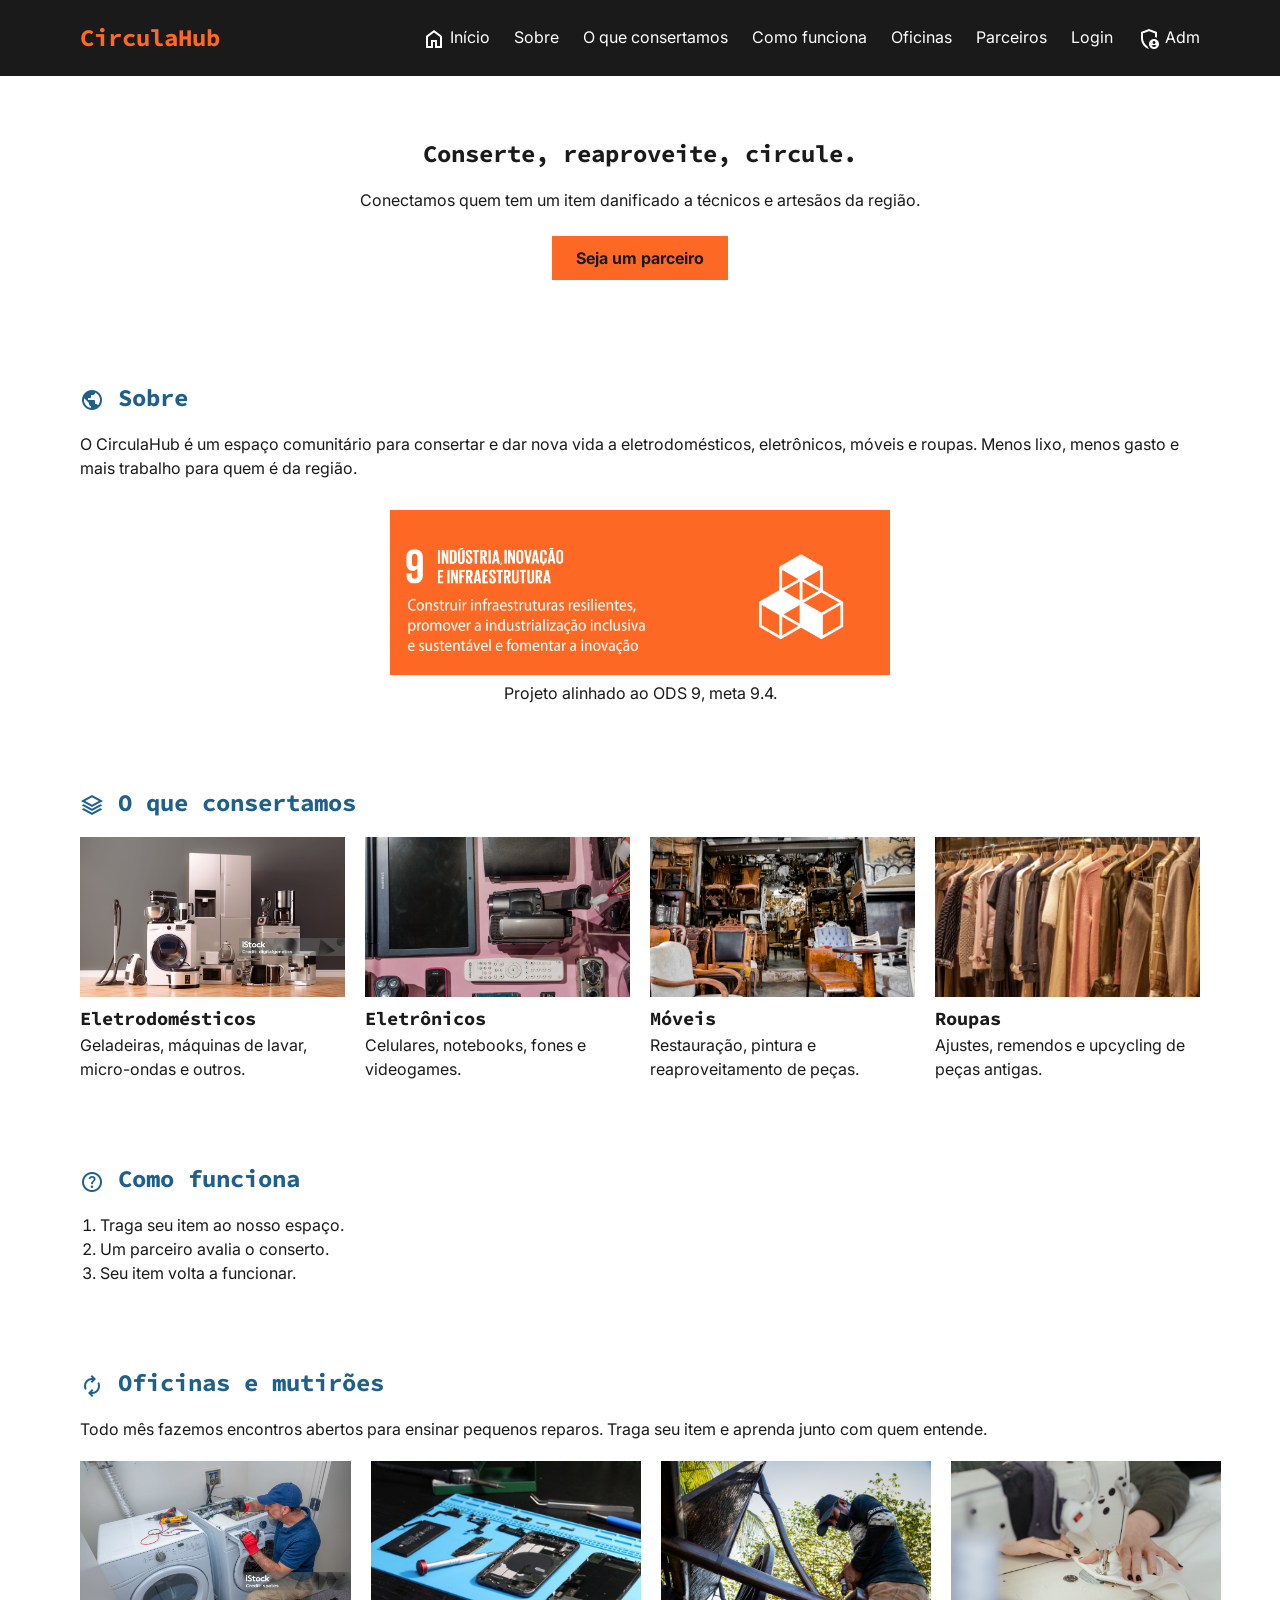
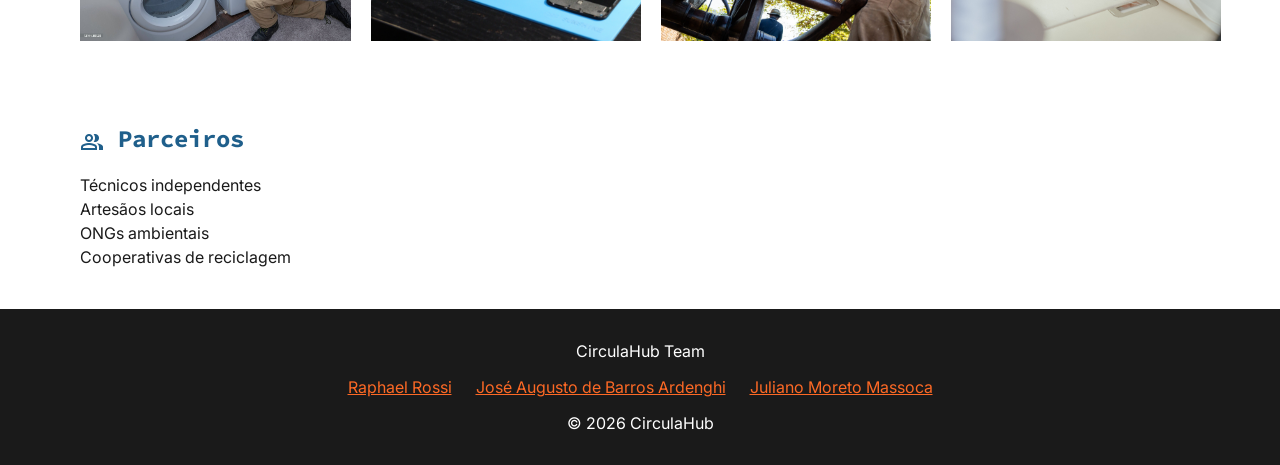
<file: index.html>
<!DOCTYPE html>
<html lang="pt-br">
    <head>
        <title>CirculaHub - Conserto e reaproveitamento</title>
        <meta charset="UTF-8">
        <meta name="viewport" content="width=device-width, initial-scale=1">
        <!-- fontes externas -->
        <link rel="preconnect" href="https://fonts.googleapis.com">
        <link rel="preconnect" href="https://fonts.gstatic.com" crossorigin>
        <link href="https://fonts.googleapis.com/css2?family=Inter:ital,opsz,wght@0,14..32,100..900;1,14..32,100..900&family=Source+Code+Pro:ital,wght@0,200..900;1,200..900&display=swap" rel="stylesheet">
        <!-- ícones -->
        <link rel="stylesheet" href="https://fonts.googleapis.com/css2?family=Material+Symbols+Outlined:opsz,wght,FILL,GRAD@20..48,100..700,0..1,-50..200&icon_names=admin_panel_settings,autorenew,group,help,home,public,stacks">
        <link rel="stylesheet" href="css/style.css">
    </head>

    <body>
        <header class="cabecalho">
            <div class="cabecalho-container">
                <a class="logo" href="#inicio">CirculaHub</a>
                <nav aria-label="Navegação principal">
                    <ul class="menu">
                        <li><a href="#inicio"><span class="material-symbols-outlined" aria-hidden="true">home</span> Início</a></li>
                        <li><a href="#sobre">Sobre</a></li>
                        <li><a href="#servicos">O que consertamos</a></li>
                        <li><a href="#como-funciona">Como funciona</a></li>
                        <li><a href="#oficinas">Oficinas</a></li>
                        <li><a href="#parceiros">Parceiros</a></li>
                        <li><a href="login.html">Login</a></li>
                        <li><a href="adm.html"><span class="material-symbols-outlined" aria-hidden="true">admin_panel_settings</span> Adm</a></li>
                    </ul>
                </nav>
            </div>
        </header>

        <main>
            <!-- destaque inicial -->
            <section id="inicio" class="destaque">
                <h1>Conserte, reaproveite, circule.</h1>
                <p>Conectamos quem tem um item danificado a técnicos e artesãos da região.</p>
                <a class="botao" href="cadastro.html">Seja um parceiro</a>
            </section>

            <section id="sobre" class="secao">
                <h2><span class="material-symbols-outlined" aria-hidden="true">public</span> Sobre</h2>
                <p>O CirculaHub é um espaço comunitário para consertar e dar nova vida a eletrodomésticos, eletrônicos, móveis e roupas. Menos lixo, menos gasto e mais trabalho para quem é da região.</p>
                <figure class="figura-ods">
                    <img src="figs/ods9.png" alt="Ícone do ODS 9: Indústria, Inovação e Infraestrutura">
                    <figcaption>Projeto alinhado ao ODS 9, meta 9.4.</figcaption>
                </figure>
            </section>

            <section id="servicos" class="secao">
                <h2><span class="material-symbols-outlined" aria-hidden="true">stacks</span> O que consertamos</h2>
                <div class="lista-servicos">
                    <article class="servico">
                        <img src="figs/eletrodomesticos.jpg" alt="Geladeira, máquina de lavar e outros eletrodomésticos">
                        <h3>Eletrodomésticos</h3>
                        <p>Geladeiras, máquinas de lavar, micro-ondas e outros.</p>
                    </article>
                    <article class="servico">
                        <img src="figs/eletronicos.jpg" alt="Celulares, notebook, câmeras e fones antigos">
                        <h3>Eletrônicos</h3>
                        <p>Celulares, notebooks, fones e videogames.</p>
                    </article>
                    <article class="servico">
                        <img src="figs/moveis.jpg" alt="Loja com cadeiras e móveis antigos de madeira">
                        <h3>Móveis</h3>
                        <p>Restauração, pintura e reaproveitamento de peças.</p>
                    </article>
                    <article class="servico">
                        <img src="figs/roupas.jpg" alt="Arara com casacos e roupas penduradas">
                        <h3>Roupas</h3>
                        <p>Ajustes, remendos e upcycling de peças antigas.</p>
                    </article>
                </div>
            </section>

            <section id="como-funciona" class="secao">
                <h2><span class="material-symbols-outlined" aria-hidden="true">help</span> Como funciona</h2>
                <ol class="passos">
                    <li>Traga seu item ao nosso espaço.</li>
                    <li>Um parceiro avalia o conserto.</li>
                    <li>Seu item volta a funcionar.</li>
                </ol>
            </section>

            <section id="oficinas" class="secao">
                <h2><span class="material-symbols-outlined" aria-hidden="true">autorenew</span> Oficinas e mutirões</h2>
                <p>Todo mês fazemos encontros abertos para ensinar pequenos reparos. Traga seu item e aprenda junto com quem entende.</p>
                <!-- fotos de consertos -->
                <div class="galeria">
                    <img src="figs/consertando-maquina-de-lavar.jpg" alt="Técnico consertando uma máquina de lavar">
                    <img src="figs/celular-aberto.jpg" alt="Celular aberto sobre uma bancada de reparo">
                    <img src="figs/consertando-cadeira.jpg" alt="Cadeira de madeira sendo restaurada">
                    <img src="figs/ajustando-roupa.jpg" alt="Roupa sendo ajustada">
                </div>
            </section>

            <section id="parceiros" class="secao">
                <h2><span class="material-symbols-outlined" aria-hidden="true">group</span> Parceiros</h2>
                <ul class="lista-parceiros">
                    <li>Técnicos independentes</li>
                    <li>Artesãos locais</li>
                    <li>ONGs ambientais</li>
                    <li>Cooperativas de reciclagem</li>
                </ul>
            </section>
        </main>

        <footer class="rodape">
            <p>CirculaHub Team</p>
            <!-- currículos da equipe -->
            <ul class="lista-curriculos">
                <li><a href="https://br.linkedin.com/in/rossipoke?trk=people-guest_people_search-card" target="_blank" rel="noopener">Raphael Rossi</a></li>
                <li><a href="https://josephnf.github.io/Curriculum-Vitae/" target="_blank" rel="noopener">José Augusto de Barros Ardenghi</a></li>
                <li><a href="https://julianomxm.github.io/Frontend/" target="_blank" rel="noopener">Juliano Moreto Massoca</a></li>
            </ul>
            <p>&copy; 2026 CirculaHub</p>
        </footer>
    </body>
</html>
</file>
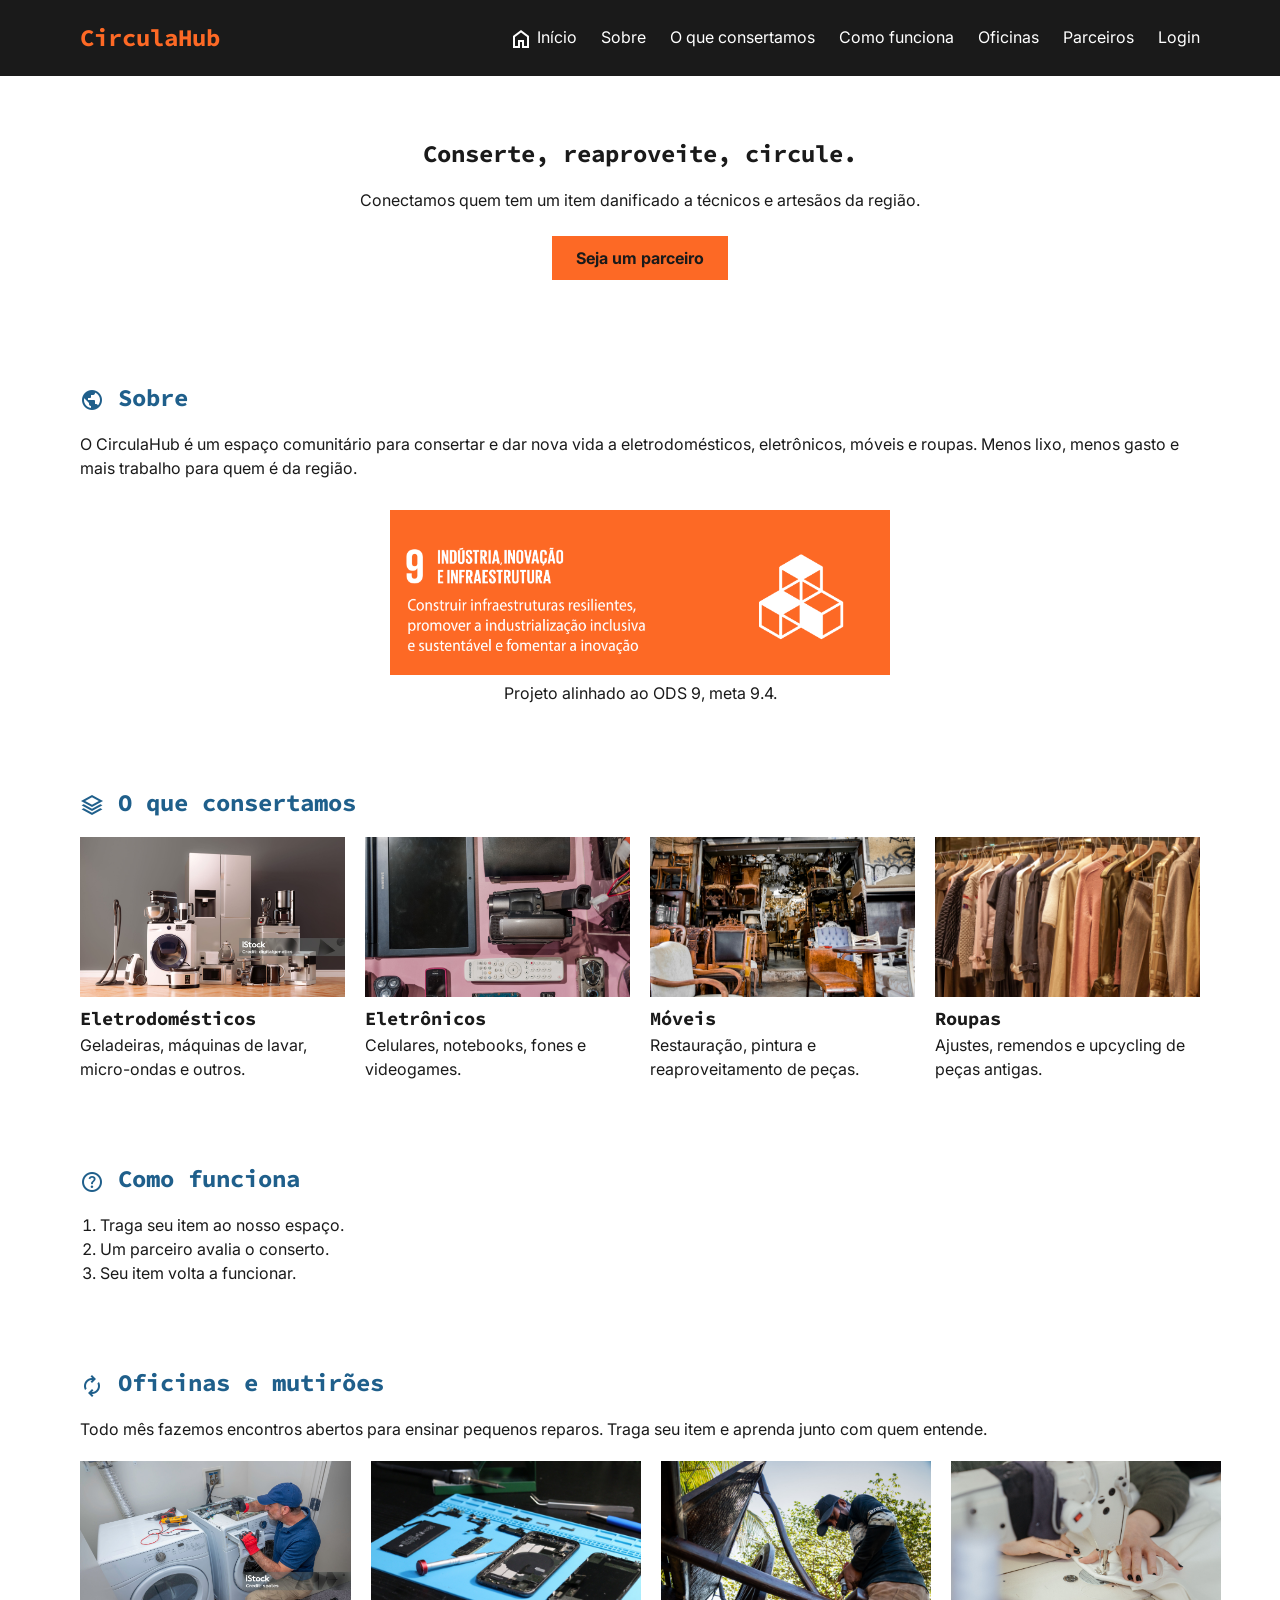
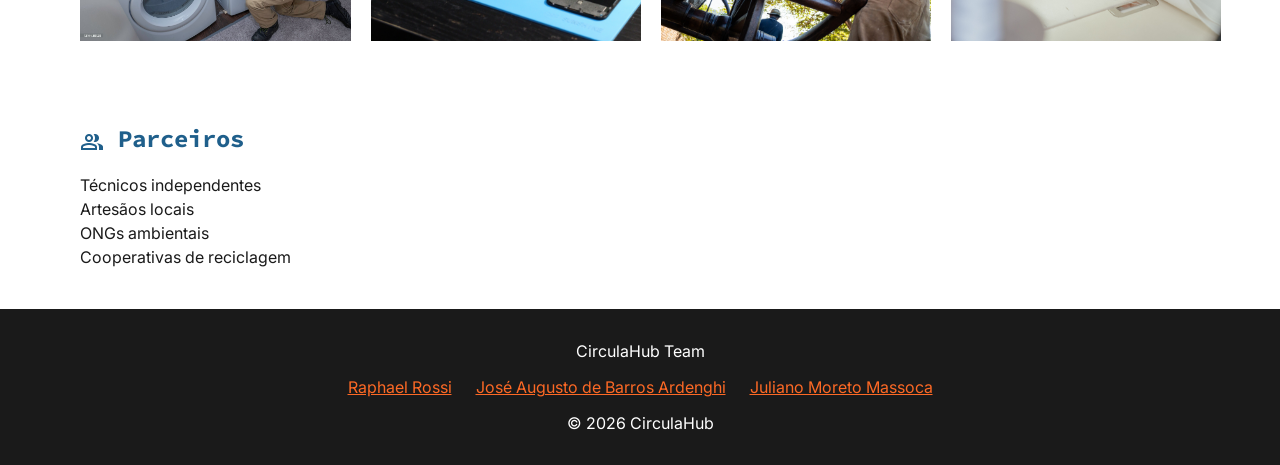
<file: Projeto/index.html>
<!DOCTYPE html>
<html lang="pt-br">
    <head>
        <title>CirculaHub - Conserto e reaproveitamento</title>
        <meta charset="UTF-8">
        <meta name="viewport" content="width=device-width, initial-scale=1">
        <!-- fontes externas -->
        <link rel="preconnect" href="https://fonts.googleapis.com">
        <link rel="preconnect" href="https://fonts.gstatic.com" crossorigin>
        <link href="https://fonts.googleapis.com/css2?family=Inter:ital,opsz,wght@0,14..32,100..900;1,14..32,100..900&family=Source+Code+Pro:ital,wght@0,200..900;1,200..900&display=swap" rel="stylesheet">
        <!-- ícones -->
        <link rel="stylesheet" href="https://fonts.googleapis.com/css2?family=Material+Symbols+Outlined:opsz,wght,FILL,GRAD@20..48,100..700,0..1,-50..200&icon_names=autorenew,group,help,home,public,stacks">
        <link rel="stylesheet" href="css/style.css">
    </head>

    <body>
        <header class="cabecalho">
            <div class="cabecalho-container">
                <a class="logo" href="#inicio">CirculaHub</a>
                <nav aria-label="Navegação principal">
                    <ul class="menu">
                        <li><a href="#inicio"><span class="material-symbols-outlined" aria-hidden="true">home</span> Início</a></li>
                        <li><a href="#sobre">Sobre</a></li>
                        <li><a href="#servicos">O que consertamos</a></li>
                        <li><a href="#como-funciona">Como funciona</a></li>
                        <li><a href="#oficinas">Oficinas</a></li>
                        <li><a href="#parceiros">Parceiros</a></li>
                        <li><a href="login.html">Login</a></li>
                    </ul>
                </nav>
            </div>
        </header>

        <main>
            <!-- destaque inicial -->
            <section id="inicio" class="destaque">
                <h1>Conserte, reaproveite, circule.</h1>
                <p>Conectamos quem tem um item danificado a técnicos e artesãos da região.</p>
                <a class="botao" href="cadastro.html">Seja um parceiro</a>
            </section>

            <section id="sobre" class="secao">
                <h2><span class="material-symbols-outlined" aria-hidden="true">public</span> Sobre</h2>
                <p>O CirculaHub é um espaço comunitário para consertar e dar nova vida a eletrodomésticos, eletrônicos, móveis e roupas. Menos lixo, menos gasto e mais trabalho para quem é da região.</p>
                <figure class="figura-ods">
                    <img src="figs/ods9.png" alt="Ícone do ODS 9: Indústria, Inovação e Infraestrutura">
                    <figcaption>Projeto alinhado ao ODS 9, meta 9.4.</figcaption>
                </figure>
            </section>

            <section id="servicos" class="secao">
                <h2><span class="material-symbols-outlined" aria-hidden="true">stacks</span> O que consertamos</h2>
                <div class="lista-servicos">
                    <article class="servico">
                        <img src="figs/eletrodomesticos.jpg" alt="Geladeira, máquina de lavar e outros eletrodomésticos">
                        <h3>Eletrodomésticos</h3>
                        <p>Geladeiras, máquinas de lavar, micro-ondas e outros.</p>
                    </article>
                    <article class="servico">
                        <img src="figs/eletronicos.jpg" alt="Celulares, notebook, câmeras e fones antigos">
                        <h3>Eletrônicos</h3>
                        <p>Celulares, notebooks, fones e videogames.</p>
                    </article>
                    <article class="servico">
                        <img src="figs/moveis.jpg" alt="Loja com cadeiras e móveis antigos de madeira">
                        <h3>Móveis</h3>
                        <p>Restauração, pintura e reaproveitamento de peças.</p>
                    </article>
                    <article class="servico">
                        <img src="figs/roupas.jpg" alt="Arara com casacos e roupas penduradas">
                        <h3>Roupas</h3>
                        <p>Ajustes, remendos e upcycling de peças antigas.</p>
                    </article>
                </div>
            </section>

            <section id="como-funciona" class="secao">
                <h2><span class="material-symbols-outlined" aria-hidden="true">help</span> Como funciona</h2>
                <ol class="passos">
                    <li>Traga seu item ao nosso espaço.</li>
                    <li>Um parceiro avalia o conserto.</li>
                    <li>Seu item volta a funcionar.</li>
                </ol>
            </section>

            <section id="oficinas" class="secao">
                <h2><span class="material-symbols-outlined" aria-hidden="true">autorenew</span> Oficinas e mutirões</h2>
                <p>Todo mês fazemos encontros abertos para ensinar pequenos reparos. Traga seu item e aprenda junto com quem entende.</p>
                <!-- fotos de consertos -->
                <div class="galeria">
                    <img src="figs/consertando-maquina-de-lavar.jpg" alt="Técnico consertando uma máquina de lavar">
                    <img src="figs/celular-aberto.jpg" alt="Celular aberto sobre uma bancada de reparo">
                    <img src="figs/consertando-cadeira.jpg" alt="Cadeira de madeira sendo restaurada">
                    <img src="figs/ajustando-roupa.jpg" alt="Roupa sendo ajustada">
                </div>
            </section>

            <section id="parceiros" class="secao">
                <h2><span class="material-symbols-outlined" aria-hidden="true">group</span> Parceiros</h2>
                <ul class="lista-parceiros">
                    <li>Técnicos independentes</li>
                    <li>Artesãos locais</li>
                    <li>ONGs ambientais</li>
                    <li>Cooperativas de reciclagem</li>
                </ul>
            </section>
        </main>

        <footer class="rodape">
            <p>CirculaHub Team</p>
            <!-- currículos da equipe -->
            <ul class="lista-curriculos">
                <li><a href="https://br.linkedin.com/in/rossipoke?trk=people-guest_people_search-card" target="_blank" rel="noopener">Raphael Rossi</a></li>
                <li><a href="https://josephnf.github.io/Curriculum-Vitae/" target="_blank" rel="noopener">José Augusto de Barros Ardenghi</a></li>
                <li><a href="https://julianomxm.github.io/Frontend/" target="_blank" rel="noopener">Juliano Moreto Massoca</a></li>
            </ul>
            <p>&copy; 2026 CirculaHub</p>
        </footer>
    </body>
</html>
</file>
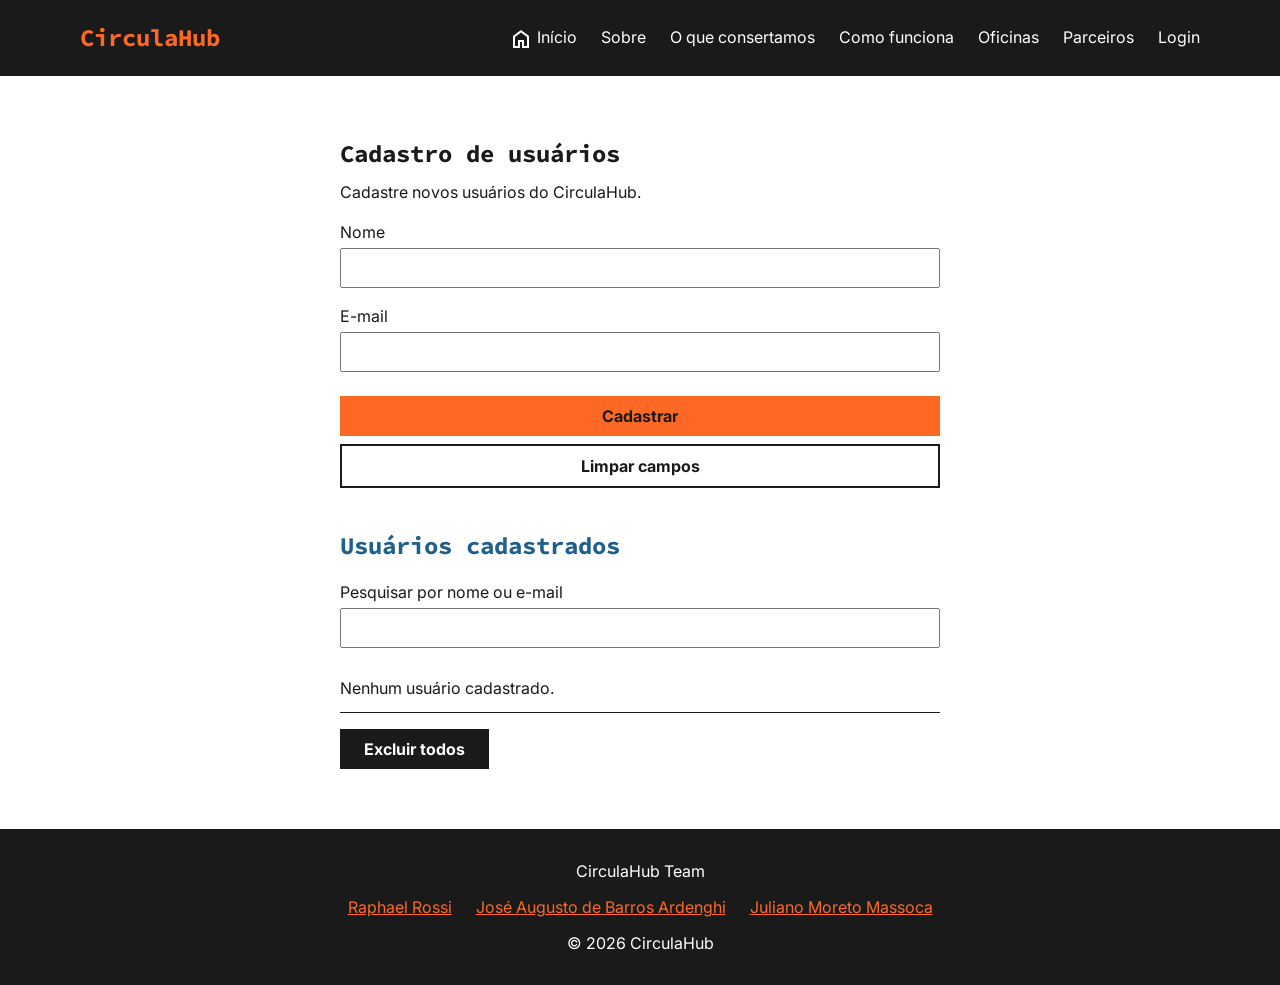
<file: adm.html>
<!DOCTYPE html>
<html lang="pt-br">
    <head>
        <title>Adm - CirculaHub</title>
        <meta charset="UTF-8">
        <meta name="viewport" content="width=device-width, initial-scale=1">
        <!-- fontes externas -->
        <link rel="preconnect" href="https://fonts.googleapis.com">
        <link rel="preconnect" href="https://fonts.gstatic.com" crossorigin>
        <link href="https://fonts.googleapis.com/css2?family=Inter:ital,opsz,wght@0,14..32,100..900;1,14..32,100..900&family=Source+Code+Pro:ital,wght@0,200..900;1,200..900&display=swap" rel="stylesheet">
        <!-- ícones -->
        <link rel="stylesheet" href="https://fonts.googleapis.com/css2?family=Material+Symbols+Outlined:opsz,wght,FILL,GRAD@20..48,100..700,0..1,-50..200&icon_names=delete,home">
        <link rel="stylesheet" href="css/style.css">
    </head>

    <body>
        <header class="cabecalho">
            <div class="cabecalho-container">
                <a class="logo" href="index.html">CirculaHub</a>
                <nav aria-label="Navegação principal">
                    <ul class="menu">
                        <li><a href="index.html#inicio"><span class="material-symbols-outlined" aria-hidden="true">home</span> Início</a></li>
                        <li><a href="index.html#sobre">Sobre</a></li>
                        <li><a href="index.html#servicos">O que consertamos</a></li>
                        <li><a href="index.html#como-funciona">Como funciona</a></li>
                        <li><a href="index.html#oficinas">Oficinas</a></li>
                        <li><a href="index.html#parceiros">Parceiros</a></li>
                        <li><a href="login.html">Login</a></li>
                    </ul>
                </nav>
            </div>
        </header>

        <main>
            <section class="formulario-container adm">
                <h1>Cadastro de usuários</h1>
                <p>Cadastre novos usuários do CirculaHub.</p>

                <form class="formulario" id="form-usuario">
                    <label for="nome">Nome</label>
                    <input type="text" id="nome" name="nome" required>

                    <label for="email">E-mail</label>
                    <input type="email" id="email" name="email" required>

                    <button class="botao" type="submit">Cadastrar</button>
                    <button class="botao botao-secundario" type="button" id="botao-limpar">Limpar campos</button>
                </form>

                <!-- lista de usuários cadastrados -->
                <section class="usuarios">
                    <h2>Usuários cadastrados</h2>

                    <div class="formulario">
                        <label for="pesquisa">Pesquisar por nome ou e-mail</label>
                        <input type="search" id="pesquisa" name="pesquisa">
                    </div>

                    <ul class="lista-usuarios" id="lista-usuarios"></ul>

                    <button class="botao botao-escuro" type="button" id="botao-excluir-todos">Excluir todos</button>
                </section>
            </section>
        </main>

        <footer class="rodape">
            <p>CirculaHub Team</p>
            <!-- currículos da equipe -->
            <ul class="lista-curriculos">
                <li><a href="https://br.linkedin.com/in/rossipoke?trk=people-guest_people_search-card" target="_blank" rel="noopener">Raphael Rossi</a></li>
                <li><a href="https://josephnf.github.io/Curriculum-Vitae/" target="_blank" rel="noopener">José Augusto de Barros Ardenghi</a></li>
                <li><a href="https://julianomxm.github.io/Frontend/" target="_blank" rel="noopener">Juliano Moreto Massoca</a></li>
            </ul>
            <p>&copy; 2026 CirculaHub</p>
        </footer>

        <script src="js/adm.js"></script>
    </body>
</html>
</file>
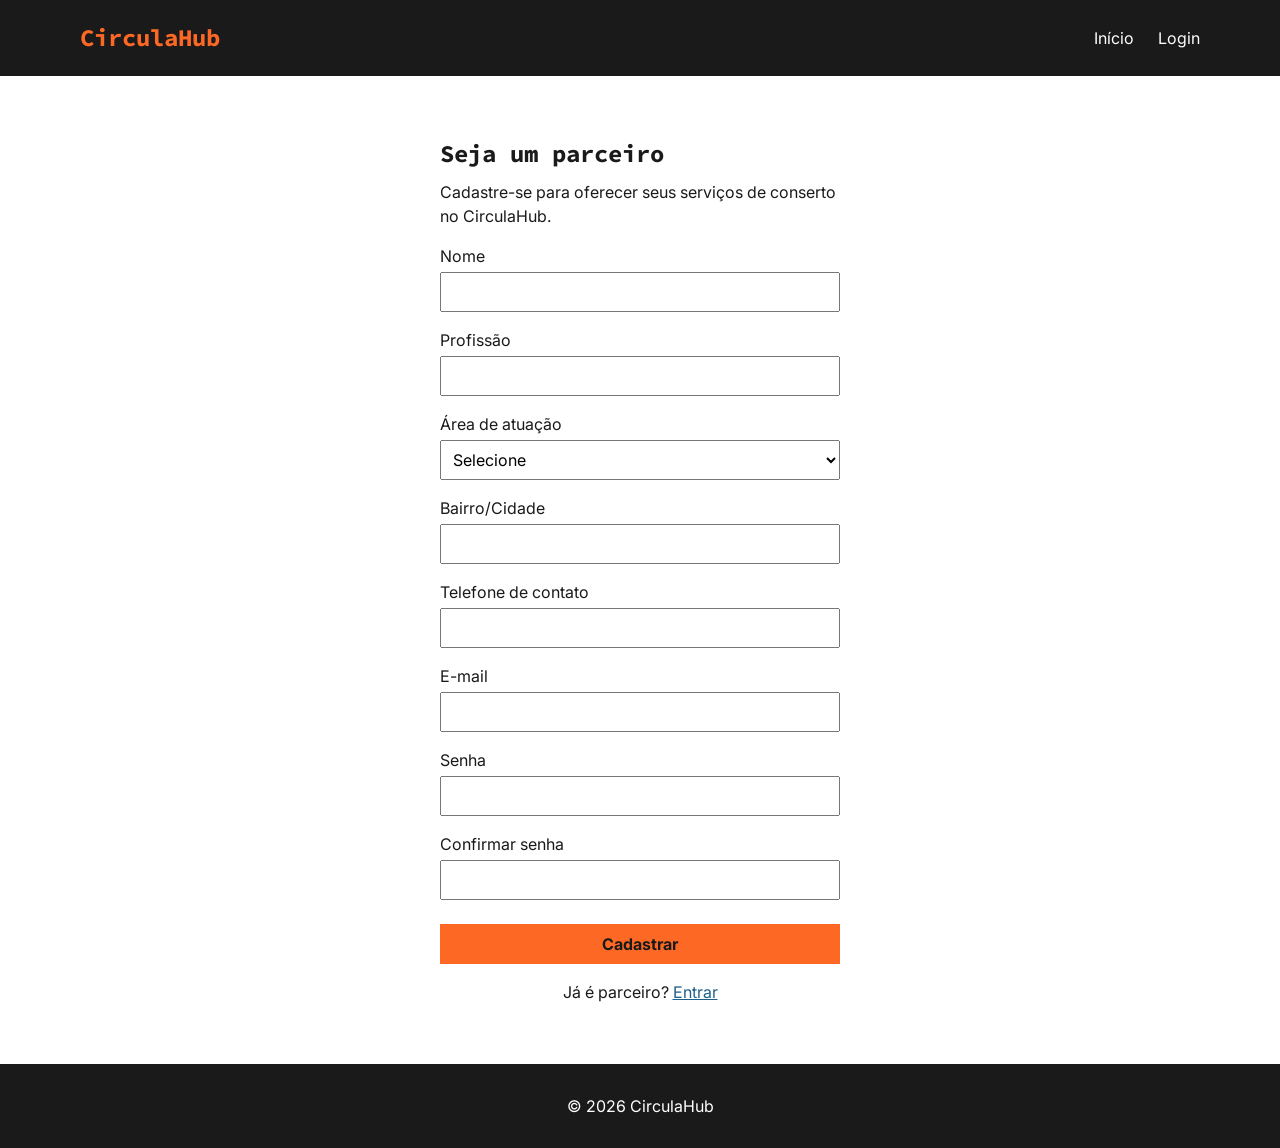
<file: cadastro.html>
<!DOCTYPE html>
<html lang="pt-br">
    <head>
        <title>Cadastro - CirculaHub</title>
        <meta charset="UTF-8">
        <meta name="viewport" content="width=device-width, initial-scale=1">
        <!-- fontes externas -->
        <link rel="preconnect" href="https://fonts.googleapis.com">
        <link rel="preconnect" href="https://fonts.gstatic.com" crossorigin>
        <link href="https://fonts.googleapis.com/css2?family=Inter:ital,opsz,wght@0,14..32,100..900;1,14..32,100..900&family=Source+Code+Pro:ital,wght@0,200..900;1,200..900&display=swap" rel="stylesheet">
        <link rel="stylesheet" href="css/style.css">
    </head>

    <body>
        <header class="cabecalho">
            <div class="cabecalho-container">
                <a class="logo" href="index.html">CirculaHub</a>
                <nav aria-label="Navegação principal">
                    <ul class="menu">
                        <li><a href="index.html">Início</a></li>
                        <li><a href="login.html">Login</a></li>
                    </ul>
                </nav>
            </div>
        </header>

        <main>
            <section class="formulario-container">
                <h1>Seja um parceiro</h1>
                <p>Cadastre-se para oferecer seus serviços de conserto no CirculaHub.</p>
                <!-- cadastro falso: só leva ao login -->
                <form class="formulario" action="login.html" method="get">
                    <label for="nome">Nome</label>
                    <input type="text" id="nome" name="nome" required>

                    <label for="profissao">Profissão</label>
                    <input type="text" id="profissao" name="profissao" required>

                    <label for="area">Área de atuação</label>
                    <select id="area" name="area" required>
                        <option value="">Selecione</option>
                        <option value="eletrodomesticos">Eletrodomésticos</option>
                        <option value="eletronicos">Eletrônicos</option>
                        <option value="moveis">Móveis</option>
                        <option value="roupas">Roupas</option>
                    </select>

                    <label for="bairro">Bairro/Cidade</label>
                    <input type="text" id="bairro" name="bairro" required>

                    <label for="telefone">Telefone de contato</label>
                    <input type="tel" id="telefone" name="telefone" required>

                    <label for="email">E-mail</label>
                    <input type="email" id="email" name="email" required>

                    <label for="senha">Senha</label>
                    <input type="password" id="senha" name="senha" required>

                    <label for="confirmar-senha">Confirmar senha</label>
                    <input type="password" id="confirmar-senha" name="confirmar-senha" required>

                    <button class="botao" type="submit">Cadastrar</button>
                </form>
                <p class="formulario-link">Já é parceiro? <a href="login.html">Entrar</a></p>
            </section>
        </main>

        <footer class="rodape">
            <p>&copy; 2026 CirculaHub</p>
        </footer>
    </body>
</html>
</file>
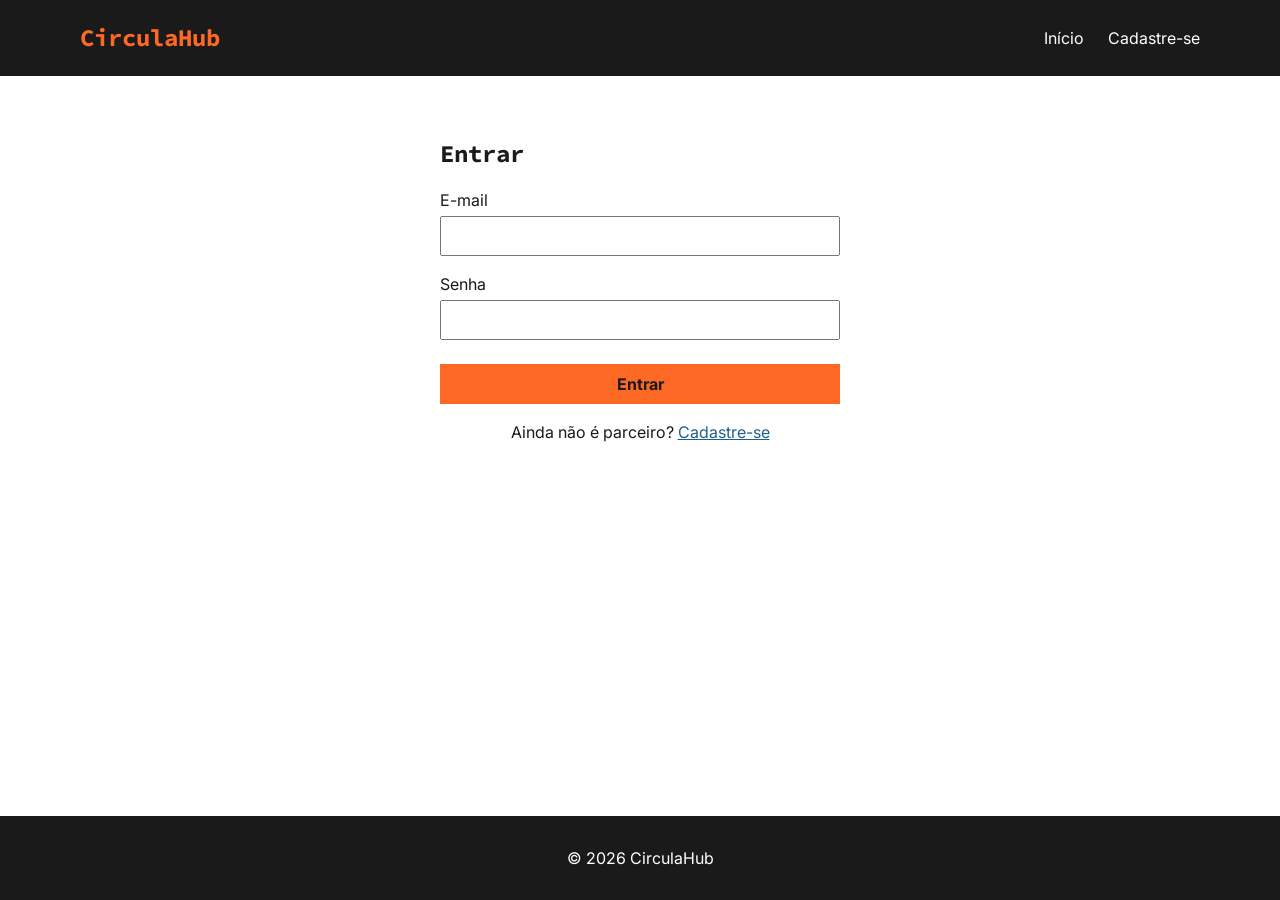
<file: login.html>
<!DOCTYPE html>
<html lang="pt-br">
    <head>
        <title>Login - CirculaHub</title>
        <meta charset="UTF-8">
        <meta name="viewport" content="width=device-width, initial-scale=1">
        <!-- fontes externas -->
        <link rel="preconnect" href="https://fonts.googleapis.com">
        <link rel="preconnect" href="https://fonts.gstatic.com" crossorigin>
        <link href="https://fonts.googleapis.com/css2?family=Inter:ital,opsz,wght@0,14..32,100..900;1,14..32,100..900&family=Source+Code+Pro:ital,wght@0,200..900;1,200..900&display=swap" rel="stylesheet">
        <link rel="stylesheet" href="css/style.css">
    </head>

    <body>
        <header class="cabecalho">
            <div class="cabecalho-container">
                <a class="logo" href="index.html">CirculaHub</a>
                <nav aria-label="Navegação principal">
                    <ul class="menu">
                        <li><a href="index.html">Início</a></li>
                        <li><a href="cadastro.html">Cadastre-se</a></li>
                    </ul>
                </nav>
            </div>
        </header>

        <main>
            <section class="formulario-container">
                <h1>Entrar</h1>
                <!-- login falso: só redireciona -->
                <form class="formulario" action="index.html" method="get">
                    <label for="email">E-mail</label>
                    <input type="email" id="email" name="email" required>

                    <label for="senha">Senha</label>
                    <input type="password" id="senha" name="senha" required>

                    <button class="botao" type="submit">Entrar</button>
                </form>
                <p class="formulario-link">Ainda não é parceiro? <a href="cadastro.html">Cadastre-se</a></p>
            </section>
        </main>

        <footer class="rodape">
            <p>&copy; 2026 CirculaHub</p>
        </footer>
    </body>
</html>
</file>
<file: css/style.css>
/* paleta: preto #1a1a1a, branco #ffffff, laranja #fd6925, azul #1f5f8b */

*{
    margin: 0;
    padding: 0;
    list-style: none;
    box-sizing: border-box;
}

body{
    background-color: #ffffff;
    color: #1a1a1a;
    font-family: "Inter", Arial, sans-serif;
    line-height: 1.5;
    /* empurra o rodapé para o fim da página */
    min-height: 100vh;
    display: flex;
    flex-direction: column;
}

/* fonte dos títulos */
.logo, h1, h2, h3{
    font-family: "Source Code Pro", monospace;
}

/* ícones alinhados ao texto */
.material-symbols-outlined{
    vertical-align: middle;
}

/* cabeçalho */
/* fica fixo no topo ao rolar */
.cabecalho{
    background-color: #1a1a1a;
    position: sticky;
    top: 0;
    z-index: 10;
}

.cabecalho-container{
    max-width: 72rem;
    margin: 0 auto;
    padding: 20px 1rem;
    display: flex;
    align-items: center;
    justify-content: space-between;
}

.logo{
    color: #fd6925;
    font-size: 1.5rem;
    font-weight: bold;
    text-decoration: none;
}

.menu li{
    display: inline-block;
    margin-left: 20px;
}

.menu a{
    color: #ffffff;
    text-decoration: none;
}

.menu a:hover{
    color: #fd6925;
}

/* conteúdo */
main{
    flex: 1;
    width: 100%;
    max-width: 72rem;
    margin: 0 auto;
    padding: 0 1rem;
}

.secao{
    padding: 40px 0;
    scroll-margin-top: 70px;
}

h2{
    color: #1f5f8b;
    margin-bottom: 16px;
}

.destaque{
    padding: 60px 0;
    text-align: center;
}

.destaque p{
    margin: 16px 0 24px;
}

.botao{
    display: inline-block;
    padding: 10px 24px;
    background-color: #fd6925;
    color: #1a1a1a;
    font-weight: bold;
    text-decoration: none;
}

.figura-ods{
    margin-top: 30px;
    text-align: center;
}

.figura-ods img{
    width: 500px;
}

.lista-servicos{
    display: flex;
    gap: 20px;
}

.servico{
    flex: 1;
}

.servico img{
    display: block;
    width: 100%;
    height: 160px;
    object-fit: cover;
    margin-bottom: 8px;
}

.galeria{
    display: flex;
    gap: 20px;
    margin-top: 20px;
}

.galeria img{
    flex: 1;
    width: 25%;
    height: 180px;
    object-fit: cover;
}

.passos{
    list-style: decimal;
    padding-left: 20px;
}

.passos li{
    list-style: decimal;
}

/* login e cadastro */
.formulario-container{
    max-width: 400px;
    margin: 0 auto;
    padding: 60px 0;
}

.formulario-container h1{
    margin-bottom: 8px;
}

.formulario label{
    display: block;
    margin-top: 16px;
    margin-bottom: 4px;
}

.formulario input,
.formulario select{
    width: 100%;
    padding: 8px;
    font-family: inherit;
    font-size: 1rem;
}

.formulario .botao{
    width: 100%;
    margin-top: 24px;
    border: none;
    font-family: inherit;
    font-size: 1rem;
    cursor: pointer;
}

.formulario-link{
    margin-top: 16px;
    text-align: center;
}

.formulario-link a{
    color: #1f5f8b;
}

/* adm */
.adm{
    max-width: 600px;
}

.formulario .botao-secundario{
    margin-top: 8px;
    background-color: #ffffff;
    border: 2px solid #1a1a1a;
}

.usuarios{
    margin-top: 40px;
}

.lista-usuarios{
    margin-top: 16px;
}

.lista-usuarios li{
    display: flex;
    align-items: center;
    justify-content: space-between;
    gap: 12px;
    padding: 12px 0;
    border-bottom: 1px solid #1a1a1a;
}

.usuario-info span{
    display: block;
}

.usuario-data{
    color: #1f5f8b;
    font-size: 0.875rem;
}

.usuario-nome{
    font-weight: bold;
}

.usuario-email{
    word-break: break-all;
}

.botao-excluir{
    padding: 4px;
    background: none;
    border: none;
    color: #1a1a1a;
    cursor: pointer;
}

.botao-excluir:hover{
    color: #fd6925;
}

.botao-escuro{
    margin-top: 16px;
    border: none;
    background-color: #1a1a1a;
    color: #ffffff;
    font-family: inherit;
    font-size: 1rem;
    cursor: pointer;
}

/* rodapé */
.rodape{
    background-color: #1a1a1a;
    color: #ffffff;
    padding: 30px 1rem;
    text-align: center;
}

.lista-curriculos{
    margin: 12px 0;
}

.lista-curriculos li{
    display: inline-block;
    margin: 0 10px;
}

.lista-curriculos a{
    color: #fd6925;
}
</file>
<file: Projeto/css/style.css>
/* paleta: preto #1a1a1a, branco #ffffff, laranja #fd6925, azul #1f5f8b */

*{
    margin: 0;
    padding: 0;
    list-style: none;
    box-sizing: border-box;
}

body{
    background-color: #ffffff;
    color: #1a1a1a;
    font-family: "Inter", Arial, sans-serif;
    line-height: 1.5;
    /* empurra o rodapé para o fim da página */
    min-height: 100vh;
    display: flex;
    flex-direction: column;
}

/* fonte dos títulos */
.logo, h1, h2, h3{
    font-family: "Source Code Pro", monospace;
}

/* ícones alinhados ao texto */
.material-symbols-outlined{
    vertical-align: middle;
}

/* cabeçalho */
/* fica fixo no topo ao rolar */
.cabecalho{
    background-color: #1a1a1a;
    position: sticky;
    top: 0;
    z-index: 10;
}

.cabecalho-container{
    max-width: 72rem;
    margin: 0 auto;
    padding: 20px 1rem;
    display: flex;
    align-items: center;
    justify-content: space-between;
}

.logo{
    color: #fd6925;
    font-size: 1.5rem;
    font-weight: bold;
    text-decoration: none;
}

.menu li{
    display: inline-block;
    margin-left: 20px;
}

.menu a{
    color: #ffffff;
    text-decoration: none;
}

.menu a:hover{
    color: #fd6925;
}

/* conteúdo */
main{
    flex: 1;
    width: 100%;
    max-width: 72rem;
    margin: 0 auto;
    padding: 0 1rem;
}

.secao{
    padding: 40px 0;
    scroll-margin-top: 70px;
}

h2{
    color: #1f5f8b;
    margin-bottom: 16px;
}

.destaque{
    padding: 60px 0;
    text-align: center;
}

.destaque p{
    margin: 16px 0 24px;
}

.botao{
    display: inline-block;
    padding: 10px 24px;
    background-color: #fd6925;
    color: #1a1a1a;
    font-weight: bold;
    text-decoration: none;
}

.figura-ods{
    margin-top: 30px;
    text-align: center;
}

.figura-ods img{
    width: 500px;
}

.lista-servicos{
    display: flex;
    gap: 20px;
}

.servico{
    flex: 1;
}

.servico img{
    display: block;
    width: 100%;
    height: 160px;
    object-fit: cover;
    margin-bottom: 8px;
}

.galeria{
    display: flex;
    gap: 20px;
    margin-top: 20px;
}

.galeria img{
    flex: 1;
    width: 25%;
    height: 180px;
    object-fit: cover;
}

.passos{
    list-style: decimal;
    padding-left: 20px;
}

.passos li{
    list-style: decimal;
}

/* rodapé */
.rodape{
    background-color: #1a1a1a;
    color: #ffffff;
    padding: 30px 1rem;
    text-align: center;
}

.lista-curriculos{
    margin: 12px 0;
}

.lista-curriculos li{
    display: inline-block;
    margin: 0 10px;
}

.lista-curriculos a{
    color: #fd6925;
}
</file>
